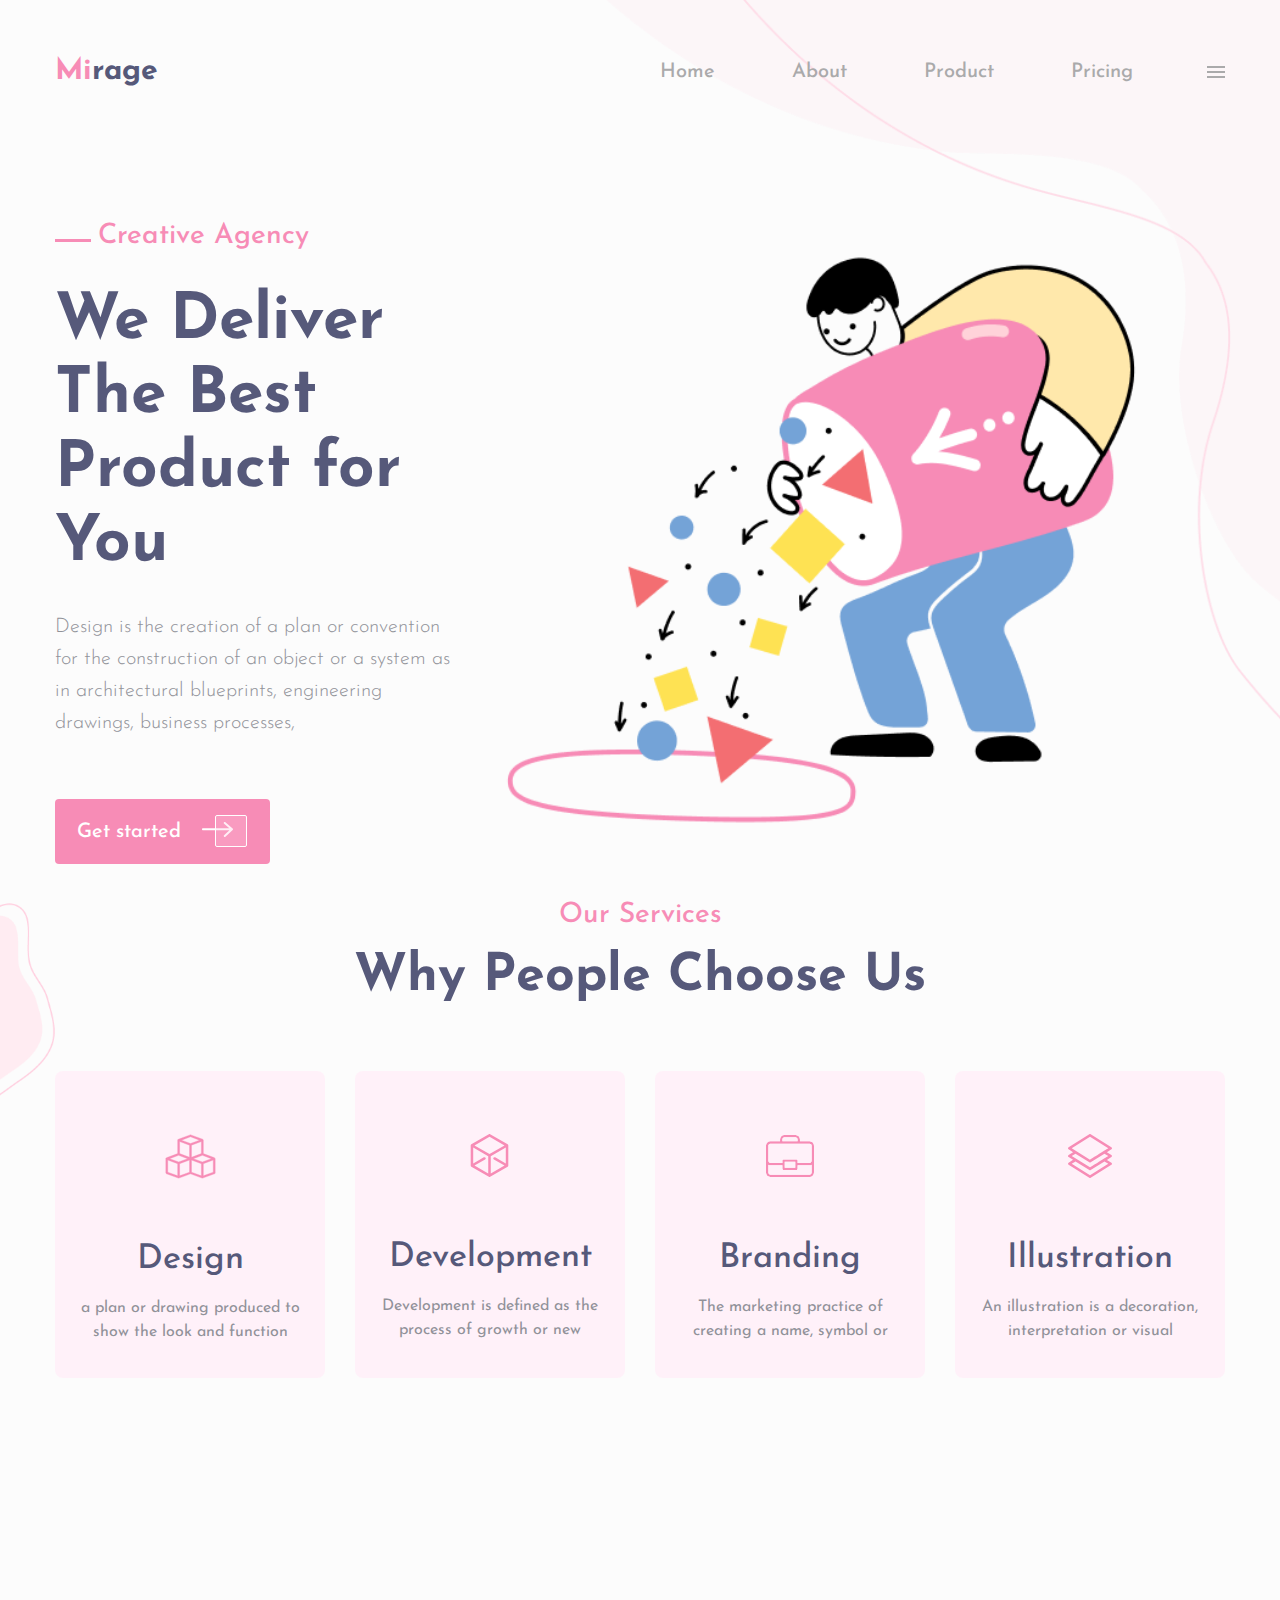
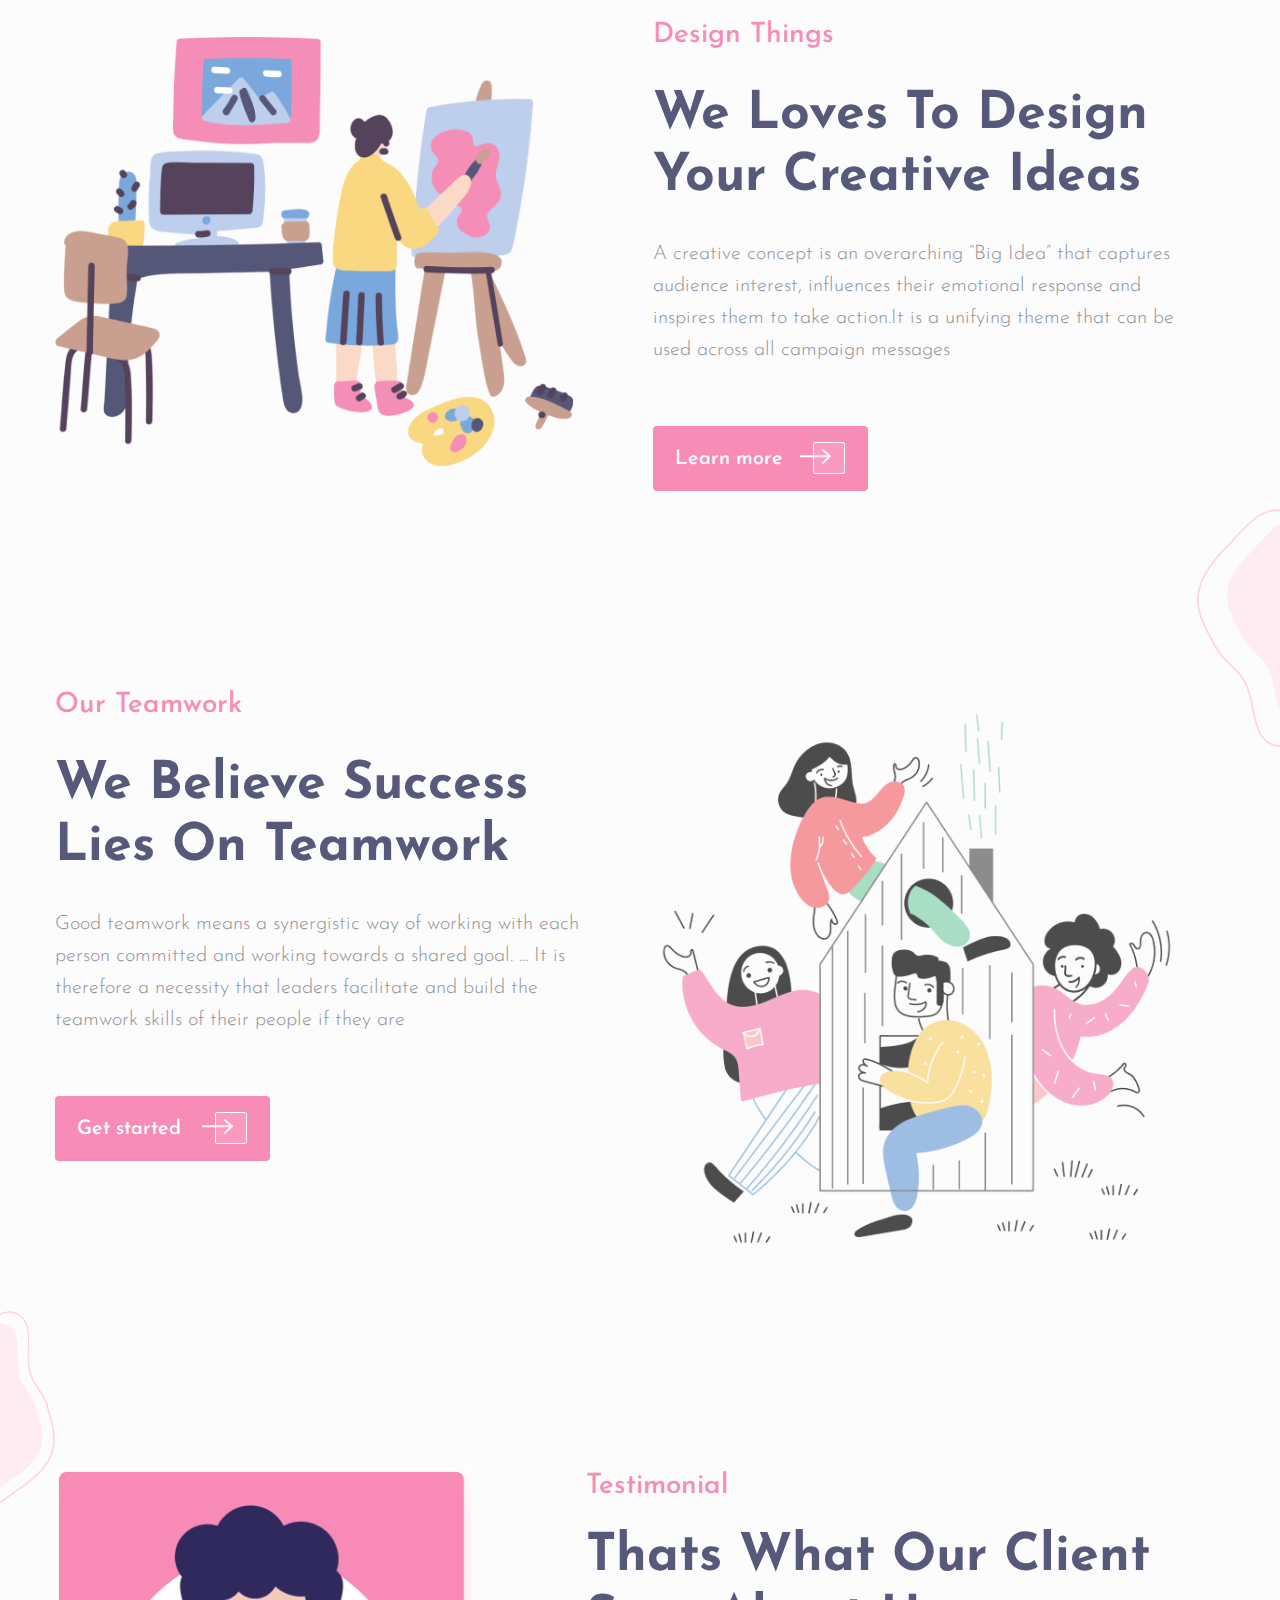
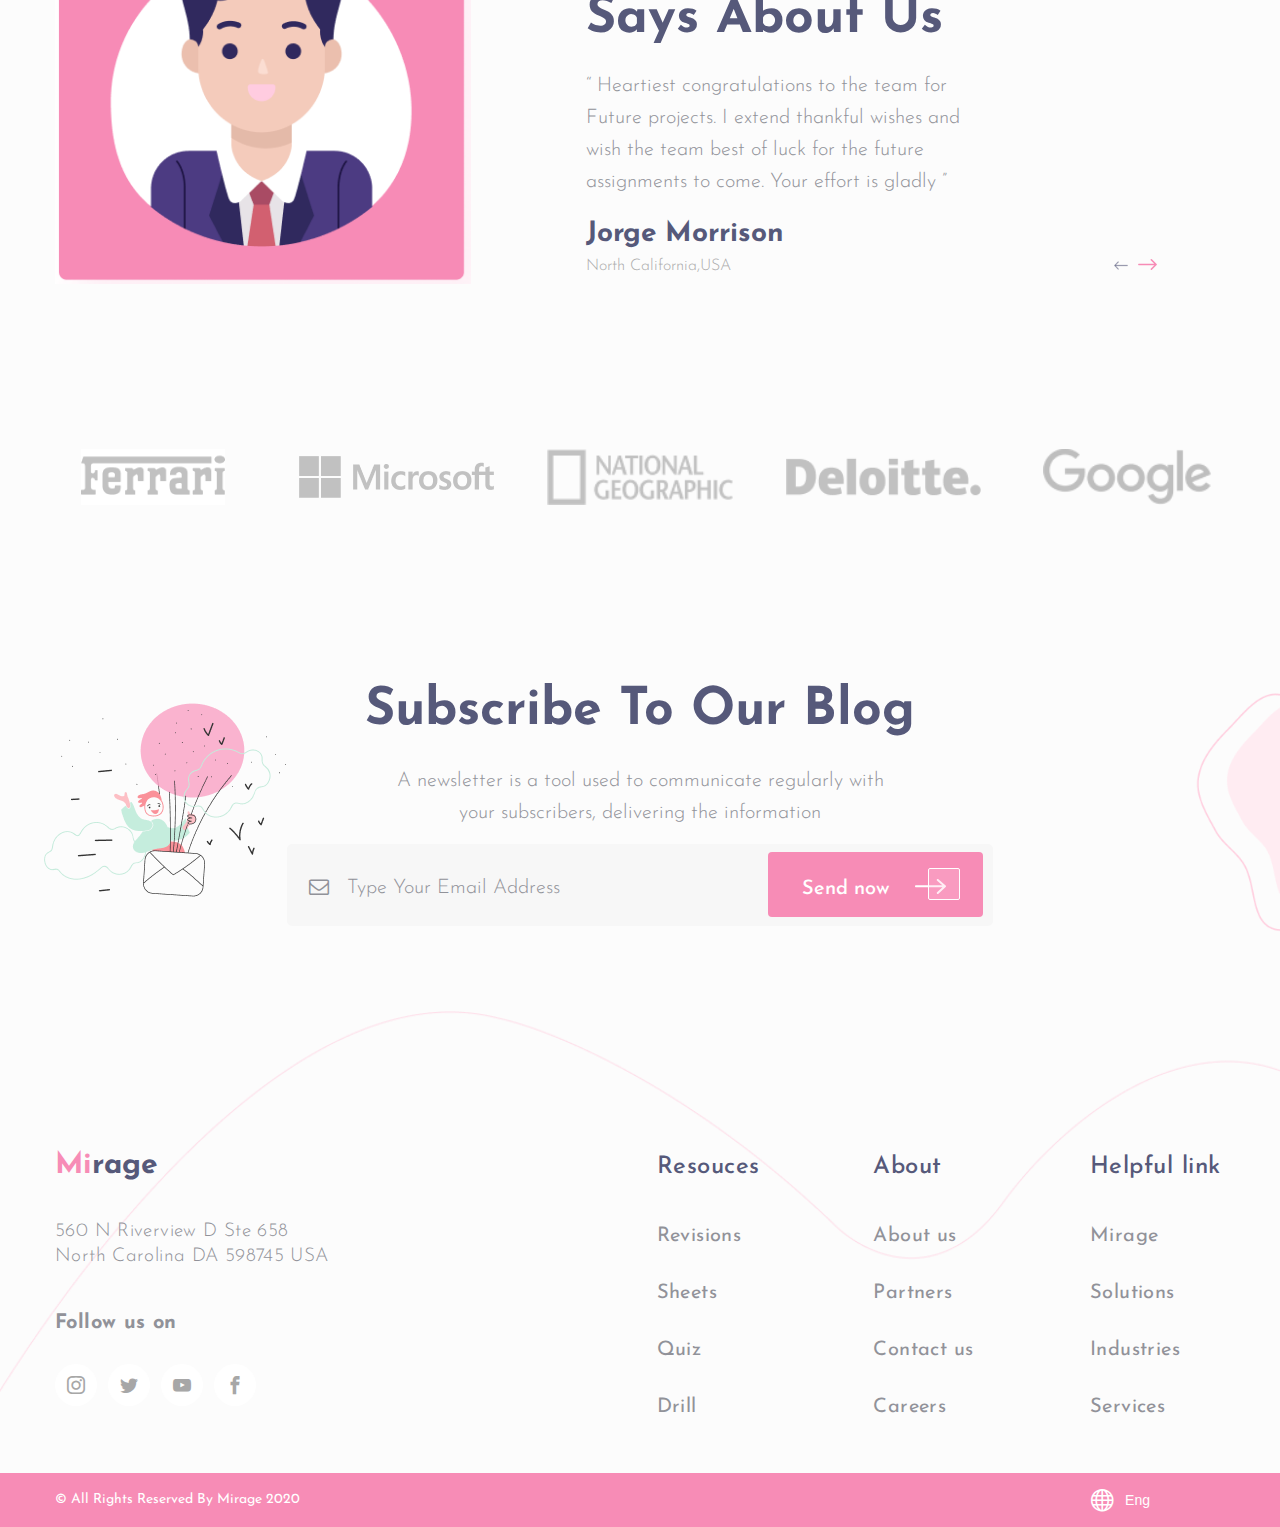
<file: index.html>
<!DOCTYPE html>
<html lang="en">

<head>
    <meta charset="UTF-8">
    <meta http-equiv="X-UA-Compatible" content="IE=edge">
    <meta name="viewport" content="width=device-width, initial-scale=1.0">
    <title>Mirage</title>
    <link rel="stylesheet" href="./css/libs.min.css">
    <link rel="stylesheet" href="./css/style.min.css">
    <link href="https://fonts.googleapis.com/css2?family=Josefin+Sans:wght@300;400;500;700&display=swap" rel="stylesheet">
</head>

<body>
    <div class="wrapper">
        <div class="wrapper__bg" style="background-image: url(./img/line1-2.png);">
            <header class="header">
                <div class="container">
                    <div class="header__inner">
                        <div class="header__logo">
                            <span>Mi</span>rage
                        </div>
                        <div class="header__menu">
                            <ul class="header__menu-list">
                                <li>
                                    <a href="#">Home</a>
                                </li>
                                <li>
                                    <a href="#">About</a>
                                </li>
                                <li>
                                    <a href="#">Product</a>
                                </li>
                                <li>
                                    <a href="#">Pricing</a>
                                </li>
                            </ul>
                            <div class="header__menu-btn">
                                <div></div>
                                <div></div>
                                <div></div>
                            </div>

                        </div>
                    </div>
                </div>
            </header>
            <section class="create">
                <div class="container">
                    <div class="create__inner">
                        <div class="create__info">
                            <div class="create__chapter">Creative Agency</div>
                            <div class="create__title">We Deliver The Best Product for You</div>
                            <div class="create__text">
                                Design is the creation of a plan or convention for the construction of an object or a system as in architectural blueprints, engineering drawings, business processes,
                            </div>
                            <div class="create__btn">
                                <div class="create__btn-text"><span> Get started</span>
                                    <div class="create__btn-details-arrow"></div>
                                </div>
                                <div class="create__btn-details"></div>
                            </div>
                        </div>
                        <div class="create__img" style="background-image: url(./img/hero.png);"></div>

                    </div>
                </div>
                <div class="create__img-bloobs" style="background-image: url(./img/bloobs.png);"></div>
            </section>
        </div>
        <section class="services">
            <div class="container">
                <div class="services__inner">
                    <div class="services__info">
                        <div class="services__chapter">Our Services</div>
                        <div class="services__title">Why People Choose Us</div>
                    </div>
                    <div class="services__items">
                        <div class="services__item">
                            <svg width="51" height="45" viewBox="0 0 51 45" fill="#f78cb6" xmlns="http://www.w3.org/2000/svg">
                                <path d="M50.175 24.6598V24.6584L49.4794 23.9066L49.5398 23.7423L49.5397 23.7423L38.3202 19.6134V6.37653V6.20153H38.3193C38.3384 5.78651 38.0896 5.39231 37.6844 5.24632C37.6842 5.24624 37.684 5.24615 37.6837 5.24607L25.8309 0.884792C25.8308 0.884743 25.8306 0.884694 25.8305 0.884645C25.6172 0.805119 25.3828 0.805119 25.1695 0.884644C25.1694 0.884693 25.1692 0.884742 25.1691 0.884792L13.315 5.24652L13.3144 5.24673C13.0502 5.34503 12.8444 5.55329 12.7456 5.81362H12.6798V5.98862V19.6134L1.46019 23.7423L1.45961 23.7426C1.19537 23.8409 0.989598 24.0491 0.890798 24.3094H0.825V24.4844V38.6632V38.8382H0.825463C0.825294 39.2392 1.07159 39.6106 1.46032 39.7533L13.314 44.1149C13.314 44.1149 13.3141 44.1149 13.3142 44.115C13.5276 44.195 13.7625 44.195 13.976 44.115C13.9761 44.115 13.9762 44.1149 13.9763 44.1149L25.5 39.8745L37.0237 44.1149C37.0237 44.1149 37.0238 44.1149 37.0239 44.115C37.2374 44.195 37.4723 44.195 37.6858 44.115C37.6859 44.1149 37.6859 44.1149 37.686 44.1149L49.5398 39.7533C49.7906 39.661 49.9898 39.469 50.0942 39.2261H50.175V39.0511L50.175 24.8724L50.175 24.8716V24.8715L50.175 24.8712L50.175 24.87L50.175 24.8655L50.1749 24.8485L50.1748 24.7922C50.1747 24.7478 50.1747 24.6951 50.175 24.6598ZM12.6798 29.7034V41.8066L2.75565 38.1552V26.051L12.6798 29.7034ZM13.5829 21.3557L22.6193 24.6814L13.6452 27.9831L4.60971 24.6584L13.5829 21.3557ZM24.5347 26.051V38.1552L14.6105 41.8066V29.7034L24.5347 26.051ZM24.5347 11.2075V23.2658L14.6105 19.6134V7.5552L24.5347 11.2075ZM16.4646 6.16258L25.5 2.83785L34.5354 6.16258L25.5 9.48732L16.4646 6.16258ZM26.4653 11.2075L36.3895 7.5552V19.6134L26.4653 23.2658V11.2075ZM36.3895 29.7034V41.8066L26.4653 38.1552V26.051L36.3895 29.7034ZM46.3903 24.6584L37.3548 27.9831L28.3807 24.6814L37.4171 21.3557L46.3903 24.6584ZM48.2444 26.051V38.1552L38.3202 41.8066V29.7034L48.2444 26.051Z" fill="currentColor" stroke="#f78cb6" stroke-width="0.35"/>
                                </svg>

                            <div class="services__item-title ">Design</div>
                            <div class="services__item-text">a plan or drawing produced to show the look and function</div>
                            <button class="services-btn icon-play3"><span> Learn more</span></button>
                        </div>
                        <div class="services__item">
                            <svg width="40" height="43" viewBox="0 0 40 43" fill="#f78cb6" xmlns="http://www.w3.org/2000/svg">
                                <path d="M37.6717 10.332L20.1313 0.16969C19.7409 -0.0565635 19.259 -0.0565635 18.8686 0.16969L1.32107 10.3319C0.934235 10.556 0.69278 10.9734 0.69278 11.4208C0.69278 11.4233 0.693032 11.4259 0.693032 11.4283V31.5782C0.693032 32.0299 0.938518 32.4527 1.33383 32.6753L18.8687 42.8303C19.0576 42.9397 19.2823 43 19.5001 43C19.7274 43 19.9496 42.9356 20.1315 42.8303L37.6592 32.6752C37.6621 32.6735 37.665 32.6718 37.6679 32.6701C38.0742 32.377 38.2931 32.1307 38.2992 31.5934C38.2993 31.5883 38.2997 31.5834 38.2997 31.5783V11.4285C38.2997 11.4259 38.3 11.4234 38.3 11.421C38.3 10.9731 38.0584 10.5557 37.6717 10.332ZM18.2406 39.5554L4.48174 31.5839L15.0889 25.501C15.6923 25.155 15.9009 24.3853 15.5548 23.782C15.2089 23.1786 14.4393 22.97 13.8358 23.316L3.21164 29.4042V13.5978L18.2406 22.2289V39.5554ZM19.5 20.0475L4.47989 11.4172L19.5 2.71492L34.5201 11.4172L19.5 20.0475ZM35.7891 29.4042L25.1642 23.316C24.5608 22.97 23.7912 23.1785 23.4452 23.7819C23.0991 24.3853 23.3077 25.1549 23.9111 25.5009L34.5183 31.5837L20.7593 39.5553V22.2289L35.789 13.5978V29.4042H35.7891Z" fill="currentColor"/>
                                </svg>

                            <div class="services__item-title development">Development</div>
                            <div class="services__item-text">Development is defined as the process of growth or new </div>
                            <button class="services-btn icon-play3"><span> Learn more</span></button>
                        </div>
                        <div class="services__item">
                            <svg width="48" height="44" viewBox="0 0 48 44" fill="F78CB6" xmlns="http://www.w3.org/2000/svg">
                                <mask id="path-1-inside-1" fill="white">
                                <path d="M47.9982 38.4475V11.8153C48.0649 9.42403 46.1805 7.4315 43.7892 7.36484C43.69 7.36203 43.5905 7.36271 43.4912 7.36674H33.9504V5.55234C34.0151 3.06405 32.0503 0.994435 29.562 0.929791C29.5225 0.928783 29.483 0.928223 29.4435 0.928223H18.5564C16.0672 0.927327 14.0487 2.94451 14.0479 5.43369C14.0479 5.47324 14.0484 5.51279 14.0495 5.55223V7.36674H4.50874C2.11848 7.26893 0.101524 9.12714 0.00360608 11.5173C-0.000427168 11.6165 -0.00109938 11.7159 0.00170149 11.8153V38.4475C-0.0629425 40.9358 1.90181 43.0054 4.3901 43.07C4.42965 43.071 4.4692 43.0716 4.50863 43.0716H43.4912C45.9804 43.0725 47.9989 41.0553 47.9997 38.5661C47.9998 38.5266 47.9993 38.487 47.9982 38.4475ZM18.4362 3.27277C18.4762 3.27064 18.5163 3.26952 18.5564 3.26963H29.4435C30.6396 3.26784 31.6106 4.23604 31.6124 5.43213C31.6125 5.47223 31.6114 5.51234 31.6093 5.55234V7.36685H16.3908V5.55234C16.3262 4.35805 17.2419 3.33742 18.4362 3.27277ZM43.6115 40.7272C43.5715 40.7293 43.5314 40.7304 43.4913 40.7303H4.50874C3.31266 40.7321 2.34166 39.7639 2.33986 38.5678C2.33975 38.5277 2.34087 38.4876 2.343 38.4476V30.7798C2.98496 31.1987 3.7431 31.4037 4.50874 31.3652H16.3908V34.7601C16.4991 35.4657 17.0833 36.0012 17.7956 36.0478H30.2045C30.9168 36.0012 31.5009 35.4657 31.6093 34.7601V31.3652H43.4913C44.257 31.4038 45.0151 31.1989 45.6571 30.7798V38.4476C45.7216 39.6419 44.8058 40.6625 43.6115 40.7272ZM18.7321 33.7064V27.8532H29.268V33.7064H18.7321ZM43.6115 29.0207C43.5715 29.0228 43.5314 29.0239 43.4913 29.0238H31.6091V26.507C31.6091 25.8631 30.8482 25.5119 30.2043 25.5119H17.7956C17.1517 25.5119 16.3908 25.8631 16.3908 26.507V29.0238H4.50874C3.31266 29.0256 2.34166 28.0574 2.33986 26.8613C2.33975 26.8212 2.34087 26.7811 2.343 26.7411V11.8153C2.27388 10.7184 3.10708 9.77313 4.20401 9.70401C4.30551 9.69762 4.40746 9.69897 4.50874 9.70815H43.4913C44.5859 9.609 45.5536 10.416 45.6528 11.5106C45.662 11.6118 45.6633 11.7138 45.6569 11.8153V26.741C45.7216 27.9354 44.8058 28.956 43.6115 29.0207Z"/>
                                </mask>
                                <path d="M47.9982 38.4475V11.8153C48.0649 9.42403 46.1805 7.4315 43.7892 7.36484C43.69 7.36203 43.5905 7.36271 43.4912 7.36674H33.9504V5.55234C34.0151 3.06405 32.0503 0.994435 29.562 0.929791C29.5225 0.928783 29.483 0.928223 29.4435 0.928223H18.5564C16.0672 0.927327 14.0487 2.94451 14.0479 5.43369C14.0479 5.47324 14.0484 5.51279 14.0495 5.55223V7.36674H4.50874C2.11848 7.26893 0.101524 9.12714 0.00360608 11.5173C-0.000427168 11.6165 -0.00109938 11.7159 0.00170149 11.8153V38.4475C-0.0629425 40.9358 1.90181 43.0054 4.3901 43.07C4.42965 43.071 4.4692 43.0716 4.50863 43.0716H43.4912C45.9804 43.0725 47.9989 41.0553 47.9997 38.5661C47.9998 38.5266 47.9993 38.487 47.9982 38.4475ZM18.4362 3.27277C18.4762 3.27064 18.5163 3.26952 18.5564 3.26963H29.4435C30.6396 3.26784 31.6106 4.23604 31.6124 5.43213C31.6125 5.47223 31.6114 5.51234 31.6093 5.55234V7.36685H16.3908V5.55234C16.3262 4.35805 17.2419 3.33742 18.4362 3.27277ZM43.6115 40.7272C43.5715 40.7293 43.5314 40.7304 43.4913 40.7303H4.50874C3.31266 40.7321 2.34166 39.7639 2.33986 38.5678C2.33975 38.5277 2.34087 38.4876 2.343 38.4476V30.7798C2.98496 31.1987 3.7431 31.4037 4.50874 31.3652H16.3908V34.7601C16.4991 35.4657 17.0833 36.0012 17.7956 36.0478H30.2045C30.9168 36.0012 31.5009 35.4657 31.6093 34.7601V31.3652H43.4913C44.257 31.4038 45.0151 31.1989 45.6571 30.7798V38.4476C45.7216 39.6419 44.8058 40.6625 43.6115 40.7272ZM18.7321 33.7064V27.8532H29.268V33.7064H18.7321ZM43.6115 29.0207C43.5715 29.0228 43.5314 29.0239 43.4913 29.0238H31.6091V26.507C31.6091 25.8631 30.8482 25.5119 30.2043 25.5119H17.7956C17.1517 25.5119 16.3908 25.8631 16.3908 26.507V29.0238H4.50874C3.31266 29.0256 2.34166 28.0574 2.33986 26.8613C2.33975 26.8212 2.34087 26.7811 2.343 26.7411V11.8153C2.27388 10.7184 3.10708 9.77313 4.20401 9.70401C4.30551 9.69762 4.40746 9.69897 4.50874 9.70815H43.4913C44.5859 9.609 45.5536 10.416 45.6528 11.5106C45.662 11.6118 45.6633 11.7138 45.6569 11.8153V26.741C45.7216 27.9354 44.8058 28.956 43.6115 29.0207Z" fill="currentColor" stroke="F78CB6" mask="url(#path-1-inside-1)"/>
                                </svg>
                            <div class="services__item-title branding">Branding</div>
                            <div class="services__item-text">The marketing practice of creating a name, symbol or </div>
                            <button class="services-btn icon-play3"><span> Learn more</span></button>
                        </div>
                        <div class="services__item">
                            <svg width="44" height="44" viewBox="0 0 44 44" fill="none" xmlns="http://www.w3.org/2000/svg">
                                <mask id="path-1-inside-1" fill="white">
                                <path d="M43.9999 21.9972C43.999 21.551 43.7672 21.1369 43.3873 20.9027L38.9156 18.1461L43.392 15.36C43.7695 15.125 43.9992 14.7121 43.9999 14.2675C44.0006 13.8229 43.7721 13.4093 43.3953 13.1732L22.6844 0.19671C22.2658 -0.0655701 21.7341 -0.0655701 21.3155 0.19671L0.604655 13.1732C0.227907 13.4093 -0.000600375 13.8229 1.1848e-06 14.2675C0.000688682 14.7122 0.230399 15.1251 0.607921 15.36L5.05362 18.127L0.605944 20.907C0.22868 21.1428 -0.000342564 21.5564 8.7122e-05 22.0013C0.000516808 22.4462 0.230313 22.8594 0.608007 23.0945L5.05371 25.8615L0.605944 28.6413C0.229282 28.8768 0.000344933 29.2895 8.7122e-05 29.7337C-0.00017069 30.178 0.228336 30.591 0.604741 30.8268L21.3156 43.8033C21.5249 43.9344 21.7625 44 22 44C22.2375 44 22.4751 43.9344 22.6844 43.8033L43.3953 30.8268C43.7729 30.5902 44.0015 30.1753 43.9999 29.7297C43.9983 29.2841 43.7666 28.8709 43.3873 28.6371L38.9156 25.8806L43.392 23.0944C43.7709 22.8586 44.0009 22.4435 43.9999 21.9972ZM3.7228 14.2621L22 2.8104L40.2772 14.2621C40.1015 14.3714 22.5238 25.3119 22 25.638L3.7228 14.2621ZM40.2688 29.7434L22 41.1898L3.71919 29.7358L7.49089 27.3785L21.3189 35.9851C21.5273 36.1148 21.7637 36.1797 22 36.1797C22.2363 36.1797 22.4727 36.1148 22.6811 35.9851L36.471 27.4022L40.2688 29.7434ZM22 33.3723L3.72495 21.9979L7.49089 19.6441L21.3189 28.2507C21.5273 28.3805 21.7637 28.4454 22 28.4454C22.2363 28.4454 22.4727 28.3805 22.6811 28.2507L36.471 19.6678L40.2629 22.0053C40.1582 22.0706 22.4838 33.0711 22 33.3723Z"/>
                                </mask>
                                <path d="M43.9999 21.9972C43.999 21.551 43.7672 21.1369 43.3873 20.9027L38.9156 18.1461L43.392 15.36C43.7695 15.125 43.9992 14.7121 43.9999 14.2675C44.0006 13.8229 43.7721 13.4093 43.3953 13.1732L22.6844 0.19671C22.2658 -0.0655701 21.7341 -0.0655701 21.3155 0.19671L0.604655 13.1732C0.227907 13.4093 -0.000600375 13.8229 1.1848e-06 14.2675C0.000688682 14.7122 0.230399 15.1251 0.607921 15.36L5.05362 18.127L0.605944 20.907C0.22868 21.1428 -0.000342564 21.5564 8.7122e-05 22.0013C0.000516808 22.4462 0.230313 22.8594 0.608007 23.0945L5.05371 25.8615L0.605944 28.6413C0.229282 28.8768 0.000344933 29.2895 8.7122e-05 29.7337C-0.00017069 30.178 0.228336 30.591 0.604741 30.8268L21.3156 43.8033C21.5249 43.9344 21.7625 44 22 44C22.2375 44 22.4751 43.9344 22.6844 43.8033L43.3953 30.8268C43.7729 30.5902 44.0015 30.1753 43.9999 29.7297C43.9983 29.2841 43.7666 28.8709 43.3873 28.6371L38.9156 25.8806L43.392 23.0944C43.7709 22.8586 44.0009 22.4435 43.9999 21.9972ZM3.7228 14.2621L22 2.8104L40.2772 14.2621C40.1015 14.3714 22.5238 25.3119 22 25.638L3.7228 14.2621ZM40.2688 29.7434L22 41.1898L3.71919 29.7358L7.49089 27.3785L21.3189 35.9851C21.5273 36.1148 21.7637 36.1797 22 36.1797C22.2363 36.1797 22.4727 36.1148 22.6811 35.9851L36.471 27.4022L40.2688 29.7434ZM22 33.3723L3.72495 21.9979L7.49089 19.6441L21.3189 28.2507C21.5273 28.3805 21.7637 28.4454 22 28.4454C22.2363 28.4454 22.4727 28.3805 22.6811 28.2507L36.471 19.6678L40.2629 22.0053C40.1582 22.0706 22.4838 33.0711 22 33.3723Z" fill="currentColor" stroke="none" />
                                </svg>



                            <div class="services__item-title illustration">Illustration</div>
                            <div class="services__item-text">An illustration is a decoration, interpretation or visual</div>
                            <button class="services-btn icon-play3"><span> Learn more</span></button>
                        </div>
                    </div>
                </div>
            </div>
        </section>

        <section class="things">
            <div class="container">
                <div class="create__inner things__inner">
                    <div class="create__img things__img" style="background-image: url(./img/artist.png);"></div>
                    <div class="create__info things__info">
                        <div class="create__chapter things__chapter">Design Things</div>
                        <div class="create__title things__title">We Loves To Design Your Creative Ideas</div>
                        <div class="create__text things__text">
                            A creative concept is an overarching “Big Idea” that captures audience interest, influences their emotional response and inspires them to take action.It is a unifying theme that can be used across all campaign messages
                        </div>
                        <div class="create__btn">
                            <div class="create__btn-text"><span>Learn more</span>
                                <div class="create__btn-details-arrow"></div>
                            </div>
                            <div class="create__btn-details"></div>
                        </div>
                    </div>
                </div>
            </div>
            <div class="subscribe__img-bloobs-r" style="background-image: url(./img/bloobs-r.png);"></div>
        </section>

        <section class="teamwork ">
            <div class="container">
                <div class="create__inner teamwork__inner">
                    <div class="create__info teamwork__info">
                        <div class="create__chapter teamwork__chapter">Our Teamwork </div>
                        <div class="create__title teamwork__title">We Believe Success Lies On Teamwork</div>
                        <div class="create__text teamwork__text">
                            Good teamwork means a synergistic way of working with each person committed and working towards a shared goal. ... It is therefore a necessity that leaders facilitate and build the teamwork skills of their people if they are
                        </div>
                        <div class="create__btn">
                            <div class="create__btn-text"><span> Get started</span>
                                <div class="create__btn-details-arrow"></div>
                            </div>
                            <div class="create__btn-details"></div>
                        </div>
                    </div>
                    <div class="create__img teamwork__img" style="background-image: url(./img/Illustration.png);"></div>

                </div>

            </div>
            <div class="create__img-bloobs" style="background-image: url(./img/bloobs.png);"></div>
        </section>

        <section class="testimonial ">
            <div class="container">
                <div class="create__inner testimonial__inner">
                    <div class="create__img testimonial__img" style="background-image: url(./img/section.png);">
                    </div>
                    <div class="create__info things__info">
                        <div class="create__chapter testimonial__chapter">Testimonial</div>
                        <div class="create__title testimonial__title">Thats What Our Client Says About Us</div>
                        <div class="create__text testimonial__text">
                            “ Heartiest congratulations to the team for Future projects. I extend thankful wishes and wish the team best of luck for the future assignments to come. Your effort is gladly ”
                        </div>
                        <div class="testimonial__inner">
                            <div class="testimonial__info">
                                <div class="testimonial__name ">Jorge Morrison</div>
                                <div class="testimonial__country">North California,USA</div>
                            </div>
                        </div>
                    </div>
                </div>
            </div>
        </section>

        <section class="brands">
            <div class="container">
                <div class="brands__inner">
                    <div class="brands__inner-img brangs__deloitte" style="background-image: url(./img/deloitte.png);"></div>
                    <div class="brands__inner-img brangs__microsoft" style="background-image: url(./img/microsoft.png);"></div>
                    <div class="brands__inner-img brangs__nat-geo" style="background-image: url(./img/nat-geo.png);"></div>
                    <div class="brands__inner-img brangs__ferarri" style="background-image: url(./img/ferarri.png);"></div>
                    <div class="brands__inner-img brangs__google" style="background-image: url(./img/google.png);"></div>

                </div>
            </div>
        </section>

        <section class="subscribe">
            <div class="subscribe__img-mail" style="background-image: url(./img/mail-Illustration.png);"></div>
            <div class="subscribe__img-bloobs-r" style="background-image: url(./img/bloobs-r.png);"></div>
            <div class="container">

                <div class="subscribe__inner">
                    <div class="subscribe__info">
                        <div class="subscribe__title">Subscribe To Our Blog</div>
                        <div class="subscribe__text">
                            A newsletter is a tool used to communicate regularly with your subscribers, delivering the information
                        </div>

                        <form class="subscribe__field icon-envelope-o">
                            <input class="sub__input " type="text" placeholder="Type Your Email Address">
                            <div class="create__btn subscribe-btn ">
                                <div class="create__btn-text"><span>Send now</span>
                                    <div class="create__btn-details-arrow subscribe__btn-arrow"></div>
                                </div>
                                <div class="create__btn-details"></div>
                            </div>
                        </form>
                    </div>
                </div>
            </div>

        </section>

        <div class="footer__bg" style="background-image: url(./img/vector-5.png);">
            <footer class="footer">
                <div class="container">
                    <div class=" footer__inner">
                        <div class=" footer__inner-link footer__info">
                            <div class=" footer__logo">
                                <span>Mi</span>rage
                            </div>
                            <div class="footer__address">560 N Riverview D Ste 658 <br>North Carolina DA 598745 USA</div>
                            <div class="footer__social">
                                <div class="footer__social-title">Follow us on</div>
                                <ul class="footer__social-link">
                                    <li>
                                        <a class="instagram icon-instagram" href="#"></a>
                                    </li>
                                    <li>
                                        <a class="twitter icon-twitter" href="#"></a>
                                    </li>
                                    <li>
                                        <a class="youtube icon-youtube" href="#"></a>
                                    </li>
                                    <li>
                                        <a class="facebook icon-facebook" href="#"></a>
                                    </li>
                                </ul>
                            </div>

                        </div>

                        <div class="footer__inner-link footer__list">
                            <div class="footer__list-title">Resouces</div>
                            <ul class="footer__list-resources">
                                <li><a href="#">Revisions</a></li>
                                <li>
                                    <a href="#">Sheets</a>
                                </li>
                                <li>
                                    <a href="#">Quiz</a>
                                </li>
                                <li>
                                    <a href="#">Drill</a>
                                </li>
                            </ul>
                        </div>
                        <div class="footer__inner-link footer__list">
                            <div class="footer__list-title">About</div>
                            <ul class="footer__list-about">
                                <li><a href="#">About us</a></li>
                                <li>
                                    <a href="#">Partners</a>
                                </li>
                                <li>
                                    <a href="#">Contact us</a>
                                </li>
                                <li>
                                    <a href="#">Careers</a>
                                </li>
                            </ul>
                        </div>

                        <div class="footer__inner-link footer__list">
                            <div class="footer__list-title">Helpful link</div>
                            <ul class="footer__list-helpful">
                                <li><a href="#">Mirage</a></li>
                                <li>
                                    <a href="#">Solutions</a>
                                </li>
                                <li>
                                    <a href="#">Industries</a>
                                </li>
                                <li>
                                    <a href="#">Services</a>
                                </li>
                            </ul>
                        </div>

                    </div>
                </div>

                <div class="footer__copy">
                    <div class="container">
                        <div class="footer__copy-inner">
                            <div class="footer__copy-text">© All Rights Reserved By Mirage 2020</div>
                            <div class="footer__copy-lang icon-sphere">
                                <span>Eng</span>

                            </div>
                        </div>
                    </div>

            </footer>
            </div>

        </div>
        <script src="https://ajax.googleapis.com/ajax/libs/jquery/3.6.0/jquery.min.js"></script>
        <script src="./js/libs.min.js"></script>
        <script src="./js/main.js"></script>
</body>



</html>
</file>
<file: css/libs.min.css>
/*! normalize.css v8.0.1 | MIT License | github.com/necolas/normalize.css */.mfp-image-holder .mfp-content,img.mfp-img,legend{max-width:100%}progress,sub,sup{vertical-align:baseline}.slick-loading .slick-slide,.slick-loading .slick-track{visibility:hidden}.mfp-arrow,.slick-slider{-webkit-tap-highlight-color:transparent}html{line-height:1.15;-webkit-text-size-adjust:100%}body{margin:0}details,main{display:block}h1{font-size:2em;margin:.67em 0}hr{box-sizing:content-box;height:0;overflow:visible}code,kbd,pre,samp{font-family:monospace,monospace;font-size:1em}a{background-color:transparent}abbr[title]{border-bottom:none;text-decoration:underline;text-decoration:underline dotted}b,strong{font-weight:bolder}small{font-size:80%}sub,sup{font-size:75%;line-height:0;position:relative}sub{bottom:-.25em}sup{top:-.5em}img{border-style:none}button,input,optgroup,select,textarea{font-family:inherit;font-size:100%;line-height:1.15;margin:0}button,input{overflow:visible}button,select{text-transform:none}[type=button],[type=reset],[type=submit],button{-webkit-appearance:button}[type=button]::-moz-focus-inner,[type=reset]::-moz-focus-inner,[type=submit]::-moz-focus-inner,button::-moz-focus-inner{border-style:none;padding:0}[type=button]:-moz-focusring,[type=reset]:-moz-focusring,[type=submit]:-moz-focusring,button:-moz-focusring{outline:ButtonText dotted 1px}fieldset{padding:.35em .75em .625em}legend{box-sizing:border-box;color:inherit;display:table;padding:0;white-space:normal}textarea{overflow:auto}[type=checkbox],[type=radio]{box-sizing:border-box;padding:0}[type=number]::-webkit-inner-spin-button,[type=number]::-webkit-outer-spin-button{height:auto}[type=search]{-webkit-appearance:textfield;outline-offset:-2px}[type=search]::-webkit-search-decoration{-webkit-appearance:none}::-webkit-file-upload-button{-webkit-appearance:button;font:inherit}summary{display:list-item}[hidden],template{display:none}.slick-list,.slick-slider,.slick-track{position:relative;display:block}.slick-slider{box-sizing:border-box;-webkit-user-select:none;-moz-user-select:none;-ms-user-select:none;user-select:none;-webkit-touch-callout:none;-khtml-user-select:none;-ms-touch-action:pan-y;touch-action:pan-y}.slick-list{overflow:hidden;margin:0;padding:0}.slick-list:focus{outline:0}.slick-list.dragging{cursor:pointer;cursor:hand}.slick-slider .slick-list,.slick-slider .slick-track{-webkit-transform:translate3d(0,0,0);-moz-transform:translate3d(0,0,0);-ms-transform:translate3d(0,0,0);-o-transform:translate3d(0,0,0);transform:translate3d(0,0,0)}.slick-track{top:0;left:0;margin-left:auto;margin-right:auto}.mfp-bg,.mfp-wrap{position:fixed;top:0;width:100%;left:0}.slick-track:after,.slick-track:before{display:table;content:''}.slick-track:after{clear:both}.slick-slide{display:none;float:left;height:100%;min-height:1px}[dir=rtl] .slick-slide{float:right}.slick-slide img{display:block}.slick-slide.slick-loading img{display:none}.slick-slide.dragging img{pointer-events:none}.slick-initialized .slick-slide{display:block}.slick-vertical .slick-slide{display:block;height:auto;border:1px solid transparent}.slick-arrow.slick-hidden{display:none}.mfp-bg{height:100%;z-index:1042;overflow:hidden;background:#0b0b0b;opacity:.8}.mfp-wrap{height:100%;z-index:1043;outline:0!important;-webkit-backface-visibility:hidden}.mfp-container{text-align:center;position:absolute;width:100%;height:100%;left:0;top:0;padding:0 8px;box-sizing:border-box}.mfp-container:before{content:'';display:inline-block;height:100%;vertical-align:middle}.mfp-align-top .mfp-container:before{display:none}.mfp-content{position:relative;display:inline-block;vertical-align:middle;margin:0 auto;text-align:left;z-index:1045}.mfp-ajax-holder .mfp-content,.mfp-inline-holder .mfp-content{width:100%;cursor:auto}.mfp-ajax-cur{cursor:progress}.mfp-zoom-out-cur,.mfp-zoom-out-cur .mfp-image-holder .mfp-close{cursor:-moz-zoom-out;cursor:-webkit-zoom-out;cursor:zoom-out}.mfp-zoom{cursor:pointer;cursor:-webkit-zoom-in;cursor:-moz-zoom-in;cursor:zoom-in}.mfp-auto-cursor .mfp-content{cursor:auto}.mfp-arrow,.mfp-close,.mfp-counter,.mfp-preloader{-webkit-user-select:none;-moz-user-select:none;user-select:none}.mfp-loading.mfp-figure{display:none}.mfp-hide{display:none!important}.mfp-preloader{color:#CCC;position:absolute;top:50%;width:auto;text-align:center;margin-top:-.8em;left:8px;right:8px;z-index:1044}.mfp-preloader a{color:#CCC}.mfp-preloader a:hover{color:#FFF}.mfp-s-error .mfp-content,.mfp-s-ready .mfp-preloader{display:none}button.mfp-arrow,button.mfp-close{overflow:visible;cursor:pointer;background:0 0;border:0;-webkit-appearance:none;display:block;outline:0;padding:0;z-index:1046;box-shadow:none;touch-action:manipulation}.mfp-figure:after,.mfp-iframe-scaler iframe{box-shadow:0 0 8px rgba(0,0,0,.6);position:absolute}button::-moz-focus-inner{padding:0;border:0}.mfp-close{width:44px;height:44px;line-height:44px;position:absolute;right:0;top:0;text-decoration:none;text-align:center;opacity:.65;padding:0 0 18px 10px;color:#FFF;font-style:normal;font-size:28px;font-family:Arial,Baskerville,monospace}.mfp-close:focus,.mfp-close:hover{opacity:1}.mfp-close:active{top:1px}.mfp-close-btn-in .mfp-close{color:#333}.mfp-iframe-holder .mfp-close,.mfp-image-holder .mfp-close{color:#FFF;right:-6px;text-align:right;padding-right:6px;width:100%}.mfp-counter{position:absolute;top:0;right:0;color:#CCC;font-size:12px;line-height:18px;white-space:nowrap}.mfp-arrow{position:absolute;opacity:.65;margin:-55px 0 0;top:50%;padding:0;width:90px;height:110px}.mfp-arrow:active{margin-top:-54px}.mfp-arrow:focus,.mfp-arrow:hover{opacity:1}.mfp-arrow:after,.mfp-arrow:before{content:'';display:block;width:0;height:0;position:absolute;left:0;top:0;margin-top:35px;margin-left:35px;border:inset transparent}.mfp-arrow:after{border-top-width:13px;border-bottom-width:13px;top:8px}.mfp-arrow:before{border-top-width:21px;border-bottom-width:21px;opacity:.7}.mfp-arrow-left{left:0}.mfp-arrow-left:after{border-right:17px solid #FFF;margin-left:31px}.mfp-arrow-left:before{margin-left:25px;border-right:27px solid #3F3F3F}.mfp-arrow-right{right:0}.mfp-arrow-right:after{border-left:17px solid #FFF;margin-left:39px}.mfp-arrow-right:before{border-left:27px solid #3F3F3F}.mfp-iframe-holder{padding-top:40px;padding-bottom:40px}.mfp-iframe-holder .mfp-content{line-height:0;width:100%;max-width:900px}.mfp-iframe-holder .mfp-close{top:-40px}.mfp-iframe-scaler{width:100%;height:0;overflow:hidden;padding-top:56.25%}.mfp-iframe-scaler iframe{display:block;top:0;left:0;width:100%;height:100%;background:#000}.mfp-figure:after,img.mfp-img{width:auto;height:auto;display:block}img.mfp-img{line-height:0;box-sizing:border-box;padding:40px 0;margin:0 auto}.mfp-figure{line-height:0}.mfp-figure:after{content:'';left:0;top:40px;bottom:40px;right:0;z-index:-1;background:#444}.mfp-figure small{color:#BDBDBD;display:block;font-size:12px;line-height:14px}.mfp-figure figure{margin:0}.mfp-bottom-bar{margin-top:-36px;position:absolute;top:100%;left:0;width:100%;cursor:auto}.mfp-title{text-align:left;line-height:18px;color:#F3F3F3;word-wrap:break-word;padding-right:36px}.mfp-gallery .mfp-image-holder .mfp-figure{cursor:pointer}@media screen and (max-width:800px) and (orientation:landscape),screen and (max-height:300px){.mfp-img-mobile .mfp-image-holder{padding-left:0;padding-right:0}.mfp-img-mobile img.mfp-img{padding:0}.mfp-img-mobile .mfp-figure:after{top:0;bottom:0}.mfp-img-mobile .mfp-figure small{display:inline;margin-left:5px}.mfp-img-mobile .mfp-bottom-bar{background:rgba(0,0,0,.6);bottom:0;margin:0;top:auto;padding:3px 5px;position:fixed;box-sizing:border-box}.mfp-img-mobile .mfp-bottom-bar:empty{padding:0}.mfp-img-mobile .mfp-counter{right:5px;top:3px}.mfp-img-mobile .mfp-close{top:0;right:0;width:35px;height:35px;line-height:35px;background:rgba(0,0,0,.6);position:fixed;text-align:center;padding:0}}@media all and (max-width:900px){.mfp-arrow{-webkit-transform:scale(.75);transform:scale(.75)}.mfp-arrow-left{-webkit-transform-origin:0;transform-origin:0}.mfp-arrow-right{-webkit-transform-origin:100%;transform-origin:100%}.mfp-container{padding-left:6px;padding-right:6px}}
</file>
<file: css/style.min.css>
html{-webkit-box-sizing:border-box;box-sizing:border-box}*,*::before,*::after{-webkit-box-sizing:inherit;box-sizing:inherit}a{display:inline-block;text-decoration:none;color:#000}body{background-color:#fcfcfc;font-family:'Josefin Sans', sans-serif;font-weight:400}ul,li{margin:0;padding:0;list-style:none;color:#000}.container{max-width:1200px;margin:0 auto;padding:0px 15px}@font-face{font-family:'JosefinSans-Bold', sans-serif;src:url("../fonts/JosefinSans-Bold.woff") format("woff"),url("../fonts/JosefinSans-Bold.woff2") format("woff2");font-display:swap}@font-face{font-family:'JosefinSans-Medium', sans-serif;src:url("../fonts/JosefinSans-Medium.woff") format("woff"),url("../fonts/JosefinSans-Medium.woff2") format("woff2");font-display:swap}@font-face{font-family:'JosefinSans-Regular', sans-serif;src:url("../fonts/JosefinSans-Regular.woff") format("woff"),url("../fonts/JosefinSans-Regular.woff2") format("woff2");font-display:swap}@font-face{font-family:'JosefinSans-Thin', sans-serif;src:url("../fonts/JosefinSans-Thin.woff") format("woff"),url("../fonts/JosefinSans-Thin.woff2") format("woff2");font-display:swap}@font-face{font-family:'icomoon';src:url("../fonts/icomoon.eot?w8jgxv");src:url("../fonts/icomoon.eot?w8jgxv#iefix") format("embedded-opentype"),url("../fonts/icomoon.ttf?w8jgxv") format("truetype"),url("../fonts/icomoon.woff?w8jgxv") format("woff"),url("../fonts/icomoon.svg?w8jgxv#icomoon") format("svg");font-weight:normal;font-style:normal;font-display:block}[class^="icon-"],[class*=" icon-"]{font-family:'icomoon' !important;speak:never;font-style:normal;font-weight:normal;font-variant:normal;text-transform:none;line-height:1;-webkit-font-smoothing:antialiased;-moz-osx-font-smoothing:grayscale}.icon-cubes:before{content:"\e901"}.icon-box:before{content:"\e900"}.icon-stack:before{content:"\e92e"}.icon-briefcase:before{content:"\e9ae"}.icon-envelope-o::before{content:"\e902"}.icon-sphere:before{content:"\e9c9"}.icon-play3:after{content:"\ea1c"}.icon-arrow-right2:before{content:"\ea3c"}.icon-checkbox-unchecked:before{content:"\ea53"}.icon-facebook:before{content:"\ea90"}.icon-instagram:before{content:"\ea92"}.icon-twitter:before{content:"\ea96"}.icon-youtube:before{content:"\ea9d"}.icon-codepen:before{content:"\eae8"}html{-webkit-box-sizing:border-box;box-sizing:border-box}*,*::after,*::before{-webkit-box-sizing:inherit;box-sizing:inherit}.header{padding-top:57px;padding-bottom:57px}.header__inner{display:-webkit-box;display:-ms-flexbox;display:flex;-webkit-box-pack:justify;-ms-flex-pack:justify;justify-content:space-between;-webkit-box-align:center;-ms-flex-align:center;align-items:center}.header__inner .header__logo{font-family:'Josefin Sans', sans-serif;font-weight:700;font-size:30px;line-height:30px;color:#56597A}.header__inner .header__logo span{color:#f78cb6}.header__inner .header__menu{display:-webkit-box;display:-ms-flexbox;display:flex;text-align:center;height:30px}.header__inner .header__menu-list li{display:inline-block}.header__inner .header__menu-list li+li{margin-left:72px}.header__inner .header__menu-list a{color:#AAAAAB;font-family:'Josefin Sans', sans-serif;font-weight:500;font-size:20px;line-height:30px}.header__inner .header__menu-list a:hover{color:#56597A;-webkit-transition:all .2s;-o-transition:all .2s;transition:all .2s}.header__inner .header__menu-btn{display:block;width:18px;margin-left:74px;margin-top:9px;cursor:pointer}.header__inner .header__menu-btn div{height:2px;background-color:#AAAAAB}.header__inner .header__menu-btn div+div{margin-top:3px}.create{padding-top:72px;padding-bottom:72px}.create__inner{display:-webkit-box;display:-ms-flexbox;display:flex}.create__info{position:relative}.create__chapter{font-family:'Josefin Sans', sans-serif;font-weight:500;font-size:28px;line-height:40px;color:#f78cb6;padding-left:43px;margin-bottom:29px;display:inline-block;position:relative}.create__chapter::before{background-color:#f78cb6;position:absolute;width:36px;height:3px;content:"";left:0;top:23px}.create__title{font-size:64px;font-family:'Josefin Sans', sans-serif;font-weight:700;line-height:74px;color:#56597A;margin-bottom:30px;max-width:630px}.create__text{font-size:20px;line-height:32px;color:#919299;max-width:540px;margin-bottom:60px;font-family:'Josefin Sans', sans-serif;font-weight:300}.create__btn{width:215px;height:65px;background-color:#f78cb6;border-radius:4px;position:relative;cursor:pointer}.create__btn-text{-webkit-box-align:center;-ms-flex-align:center;align-items:center;padding:18px 22px;color:#fff;font-size:20px;line-height:30px}.create__btn-text::after{margin-left:32px;z-index:1;width:20px}.create__btn-text span{font-family:'Josefin Sans', sans-serif;font-weight:500}.create__btn-details-arrow::before{content:url("../img/arrow.svg");height:12px;width:26px;position:absolute;top:18px;right:42px}.create__btn-details{width:32px;height:32px;background:rgba(255,193,218,0.28);border:1.9px solid #FFFFFF;border-radius:2px;position:absolute;right:23px;bottom:17px}.create__img{background-position:center;background-size:contain;background-repeat:no-repeat;height:auto;width:100%;margin-right:35px}.create__img-bloobs{position:absolute;z-index:-2;background-position:left;background-size:contain;background-repeat:no-repeat;height:277px;width:218px;left:0px}.wrapper__bg{background-position:right top;background-size:contain;background-repeat:no-repeat;height:775px}.services{padding-top:120px;padding-bottom:120px}.services__info{text-align:center}.services__chapter{font-size:28px;line-height:40px;color:#f78cb6;margin-bottom:6px;font-family:'Josefin Sans', sans-serif;font-weight:500}.services__title{font-size:52px;line-height:72px;color:#56597A;font-family:'Josefin Sans', sans-serif;font-weight:700;margin-bottom:58px}.services__items{display:-webkit-box;display:-ms-flexbox;display:flex;-webkit-box-pack:justify;-ms-flex-pack:justify;justify-content:space-between;height:350px}.services__item{background-color:#fff1f9;height:307px;width:270px;border-radius:8px;text-align:center;padding:23px;position:relative;cursor:pointer;color:#f78cb6}.services__item svg{margin-top:40px}.services__item:hover{height:345px;background-color:#f78cb6;color:#fff;-webkit-transition:all .4s;-o-transition:all .4s;transition:all .4s}.services__item:hover .services-btn{height:30px;display:block;font-weight:500;font-size:20px;line-height:30px;background-color:transparent;color:#fff;border:none;outline:none;margin-left:40px;opacity:1;-webkit-transition:all ease 0.8s;-o-transition:all ease 0.8s;transition:all ease 0.8s}.services__item:hover .services__item-title,.services__item:hover .services__item-text{color:#fff}.icon-play3:after{content:"\ea1c";font-size:18px;position:absolute;right:72px;bottom:15px}.services-btn{display:none;height:30px}.services-btn span{font-family:'Josefin Sans', sans-serif;font-weight:500}.services__item-title{font-family:'Josefin Sans', sans-serif;font-weight:500;font-size:34px;line-height:72px;color:#56597A;margin-top:40px}.services__item-text{font-size:16px;line-height:24px;color:#919299;padding-bottom:23px}.things{padding-top:74px;padding-bottom:74px}.things__inner .things__img{width:570px;height:472px;background-size:contain;margin-right:0}.things__chapter,.teamwork__chapter,.testimonial__chapter{font-size:28px;line-height:40px;padding:0}.things__chapter::before,.teamwork__chapter::before,.testimonial__chapter::before{display:none}.things__title,.teamwork__title{font-size:52px;line-height:62px}.things__text,.teamwork__text{font-size:20px;line-height:32px;font-family:'Josefin Sans', sans-serif;font-weight:300}.things__info{padding-left:80px}.teamwork{padding-top:120px;padding-bottom:120px}.teamwork__inner{display:-webkit-box;display:-ms-flexbox;display:flex;-webkit-box-pack:justify;-ms-flex-pack:justify;justify-content:space-between}.teamwork__inner .teamwork__img{width:587px;height:587px}.testimonial{padding-top:74px;padding-bottom:74px}.testimonial__name{font-size:28px;color:#56597A;font-family:'Josefin Sans', sans-serif;font-weight:700}.testimonial__text{line-height:32px;font-size:20px;max-width:400px;margin-bottom:20px}.testimonial__chapter{margin-bottom:20px}.testimonial__title{font-size:52px;line-height:62px;margin-bottom:20px}.testimonial__country{font-size:16px;line-height:32px;color:#ababab;font-family:'Josefin Sans', sans-serif;font-weight:300}.testimonial__country::after{content:url("../img/left.png");height:2px;width:12px;position:absolute;right:90px}.testimonial__country::before{content:url("../img/right.png");height:2px;width:18px;position:absolute;right:60px}.testimonial__arrow{margin-top:38px;margin-right:40px}.testimonial__inner .testimonial__img{width:416px;height:419px}.brands{padding-top:90px;padding-bottom:85px}.brands__inner{display:-webkit-box;display:-ms-flexbox;display:flex;-webkit-box-pack:justify;-ms-flex-pack:justify;justify-content:space-between}.brands__inner .brands__inner-img{max-width:195px;width:100%;background-position:center;background-size:contain;background-repeat:no-repeat;height:56px}.subscribe{padding-top:85px;padding-bottom:85px}.subscribe__img-mail{position:absolute;margin-left:40px;z-index:-2;background-position:center;background-size:cover;background-repeat:no-repeat;height:250px;width:250px}.subscribe__img-bloobs-r{position:absolute;z-index:-2;background-position:right;background-size:contain;background-repeat:no-repeat;height:277px;width:232px;right:0px}.subscribe__inner{text-align:center}.subscribe__title{font-size:52px;line-height:72px;color:#56597A;font-family:'Josefin Sans', sans-serif;font-weight:700;margin-bottom:18px}.subscribe__text{color:#919299;font-family:'Josefin Sans', sans-serif;font-weight:300;font-size:20px;line-height:32px;max-width:500px;margin:0 auto;margin-bottom:15px}.subscribe__field input{width:706px;height:82px;padding:25px 245px 23px 60px;border:none;outline:none;background:#f7f7f7;border-radius:5px;position:relative}.subscribe__field input::-webkit-input-placeholder{font-size:20px;line-height:32px;color:#919299;font-family:'Josefin Sans', sans-serif;font-weight:300}.subscribe__field input::-moz-placeholder{font-size:20px;line-height:32px;color:#919299;font-family:'Josefin Sans', sans-serif;font-weight:300}.subscribe__field input:-ms-input-placeholder{font-size:20px;line-height:32px;color:#919299;font-family:'Josefin Sans', sans-serif;font-weight:300}.subscribe__field input::-ms-input-placeholder{font-size:20px;line-height:32px;color:#919299;font-family:'Josefin Sans', sans-serif;font-weight:300}.subscribe__field input::placeholder{font-size:20px;line-height:32px;color:#919299;font-family:'Josefin Sans', sans-serif;font-weight:300}.subscribe__field input::-webkit-input-placeholder::before{content:"\e902"}.subscribe__field input::-moz-placeholder::before{content:"\e902"}.subscribe__field input:-ms-input-placeholder::before{content:"\e902"}.subscribe__field input::-ms-input-placeholder::before{content:"\e902"}.subscribe__field input::placeholder::before{content:"\e902"}.icon-envelope-o::before{content:"\e902";position:absolute;font-size:20px;color:#919299;z-index:2;padding-top:32px;padding-left:22px}.subscribe-btn{display:inline;position:absolute;margin-left:-225px;margin-top:8px;padding-right:60px}.footer{padding-top:140px;position:relative}.footer__bg{background-size:cover;background-repeat:no-repeat;height:463px}.footer__bg-2{background-size:cover;background-repeat:no-repeat}.footer__inner{display:-webkit-box;display:-ms-flexbox;display:flex;-webkit-box-pack:justify;-ms-flex-pack:justify;justify-content:space-between}.footer__inner .footer__logo{font-family:'Josefin Sans', sans-serif;font-weight:700;font-size:30px;line-height:30px;color:#56597A;margin-bottom:38px}.footer__inner .footer__logo span{color:#f78cb6}.footer__info{max-width:320px;width:100%;margin-right:200px}.footer__address{font-size:19px;line-height:25px;color:#919299;letter-spacing:0.02em;font-family:'Josefin Sans', sans-serif;font-weight:300;margin-bottom:38px}.footer__social-title{font-size:20px;line-height:32px;color:#919299;letter-spacing:0.02em;font-family:'Josefin Sans', sans-serif;font-weight:700;margin-bottom:25px}.footer__social-link{display:-webkit-box;display:-ms-flexbox;display:flex}.footer__social-link a{background-color:#fff;width:42px;height:42px;border-radius:50%;position:relative}.footer__social-link a:before{position:absolute;font-family:'icomoon';top:50%;left:50%;-webkit-transform:translate(-50%, -50%);-ms-transform:translate(-50%, -50%);transform:translate(-50%, -50%);color:#A7A7A7;font-size:18px}.footer__social-link a:hover:before{color:#f78cb6}.footer__social-link li+li{margin-left:11px}.footer__list{max-width:135px;width:100%}.footer__list-title{font-weight:500;font-size:24px;line-height:32px;letter-spacing:0.02em;margin-bottom:37px;color:#56597A}.footer__list-resources a,.footer__list-about a,.footer__list-helpful a{font-size:20px;line-height:32px;letter-spacing:0.02em;color:#919299}.footer__list-resources li+li,.footer__list-about li+li,.footer__list-helpful li+li{margin-top:25px}.footer__copy{background-color:#f78cb6;height:54px;margin-top:50px}.footer__copy-inner{display:-webkit-box;display:-ms-flexbox;display:flex;-webkit-box-pack:justify;-ms-flex-pack:justify;justify-content:space-between;-webkit-box-align:center;-ms-flex-align:center;align-items:center}.footer__copy-text,.footer__copy-lang{color:#fff;font-size:14px;line-height:24px;padding:15px 0;-webkit-box-align:center;-ms-flex-align:center;align-items:center;display:-webkit-box;display:-ms-flexbox;display:flex;margin-right:75px}.footer__copy-lang span{font-family:'JosefinSans', sans-serif;margin-left:10px}.icon-sphere:before{content:"\e9c9";font-size:24px}@media (max-width: 1150px){.create__title{font-size:50px;line-height:57px;max-width:500px}.services__item{height:250px;width:237px;padding:15px}.services__item-title{font-size:30px;line-height:50px;margin-top:25px}.services__item-text{font-size:14px;line-height:20px}.services__item:hover{height:291px}.icon-play3::after{right:45px}.things__info{padding-left:0}.things__inner .things__img{width:100%;height:auto}.teamwork__inner .teamwork__img{width:100%;height:auto}.testimonial__inner .testimonial__img{width:90%;height:auto}.create__info{margin-left:0px}.footer__list{max-width:100%}}@media (max-width: 1000px){.services__items{display:block;height:auto}.services__item:hover .services-btn{margin:0 auto}.services__item{width:90%;height:235px;margin:30px auto}.services__item:hover{height:275px}.services__item svg{margin-top:25px}.icon-play3:after{position:revert}.services__title{font-size:40px;line-height:45px;margin-bottom:35px}.services__title{font-size:40px;line-height:45px;margin-bottom:35px}.wrapper__bg{height:auto}.services{padding-top:50px;padding-bottom:50px}.things{padding-top:35px;padding-bottom:35px}.brands{padding-top:30px;padding-bottom:41px}.create__text{max-width:650px}.brands__inner-img+.brands__inner-img{margin-left:20px}}@media (max-width: 880px){.create__info{display:block}.create__title{font-size:37px;line-height:42px}.create__text{margin-bottom:30px}.teamwork{padding-top:75px;padding-bottom:75px}.footer{padding-top:35px}.footer__inner{-ms-flex-wrap:wrap;flex-wrap:wrap}.footer__list{max-width:139px}.footer__info{min-width:100%}}@media (max-width: 770px){.create__title{font-size:27px;line-height:38px;max-width:330px;margin-bottom:10px}.create__text{font-size:14px;line-height:17px;max-width:250px}.create__chapter{padding-left:0px;display:block;font-size:24px;line-height:24px;margin-bottom:10px;max-width:250px}.create__chapter::before{display:none}.header__inner .header__menu-btn{margin-left:0px}.header__menu-list a{display:block;padding:10px 0;border-bottom:1px solid #fff}.header__menu-list{display:none;background-color:#f78cb6;position:absolute;top:95px;left:0;right:0;z-index:1;text-align:center}.header__inner .header__menu-list li+li{margin-left:0px}.header__inner .header__menu-list li{display:block}.header__inner .header__menu-list a{color:#fff;font-size:17px;line-height:20px}.header__inner .header__menu-btn{margin-right:30px}.create__title{font-size:23px;max-width:400px;line-height:30px}.things__inner .things__img{width:100%;height:auto}.testimonial__country::before{right:20px}.testimonial__country::after{right:50px}.subscribe__field input{width:100%}.subscribe__img-mail{margin-left:-85px}}@media (max-width: 610px){.create__chapter{font-size:24px;line-height:24px;margin-bottom:10px;max-width:250px}.create__text{font-size:14px;line-height:17px;max-width:250px}.create__title{margin-bottom:10px}.create__btn{width:260px;height:50px}.create__btn .create__btn-text{padding:10px 15px;font-size:16px}.create__btn .create__btn-text .create__btn-details-arrow::before{top:11px;right:32px}.create__btn .create__btn-details{width:25px;height:25px;right:19px;bottom:15px}.create__info{display:block;margin-left:15px}.header{padding-top:30px;padding-bottom:30px}.create{padding-top:45px;padding-bottom:45px}.header__inner .header__logo{margin-left:15px}.testimonial__inner .testimonial__img{margin:0}.testimonial__title{font-size:22px}.testimonial{padding-top:35px;padding-bottom:35px}.subscribe__title{font-size:37px;line-height:40px}.subscribe__field input{padding:25px 60px 23px 60px}.subscribe-btn{max-width:169px;min-height:53px}.subscribe{padding-top:45px;padding-bottom:45px}.subscribe-btn{margin-top:16px}.subscribe-btn{margin-left:-175px}}@media (max-width: 520px){.create__text{max-width:100%}.create__title{max-width:100%}.create__img{display:none}.create__btn{width:100%}.testimonial__country::before,.testimonial__country::after{display:none}.footer__list{max-width:100%;margin-bottom:25px}.footer__social-link{margin-bottom:25px}.footer__list a{padding-left:20px}.footer__copy-text,.footer__copy-lang{font-size:12px;margin-right:10px}.icon-envelope-o::before{padding-left:12px;font-size:14px;padding-top:30px}.subscribe__field input{padding:25px 30px 23px 30px;height:70px}.subscribe__field input::-webkit-input-placeholder{font-size:14px}.subscribe__field input::-moz-placeholder{font-size:14px}.subscribe__field input:-ms-input-placeholder{font-size:14px}.subscribe__field input::-ms-input-placeholder{font-size:14px}.subscribe__field input::placeholder{font-size:14px}.subscribe-btn{margin-top:9px}.subscribe__text{color:#000;font-size:15px;line-height:22px}.create__btn .create__btn-text{padding:10px 5px}.subscribe-btn{max-width:90px;margin-left:-100px;padding-right:0}.create__btn .create__btn-details,.create__btn-details-arrow::before{display:none}.create__btn .create__btn-text{text-align:center}}@media (max-width: 330px){.subscribe__title{font-size:26px;line-height:27px}.footer__bg{height:1263px}}
</file>
